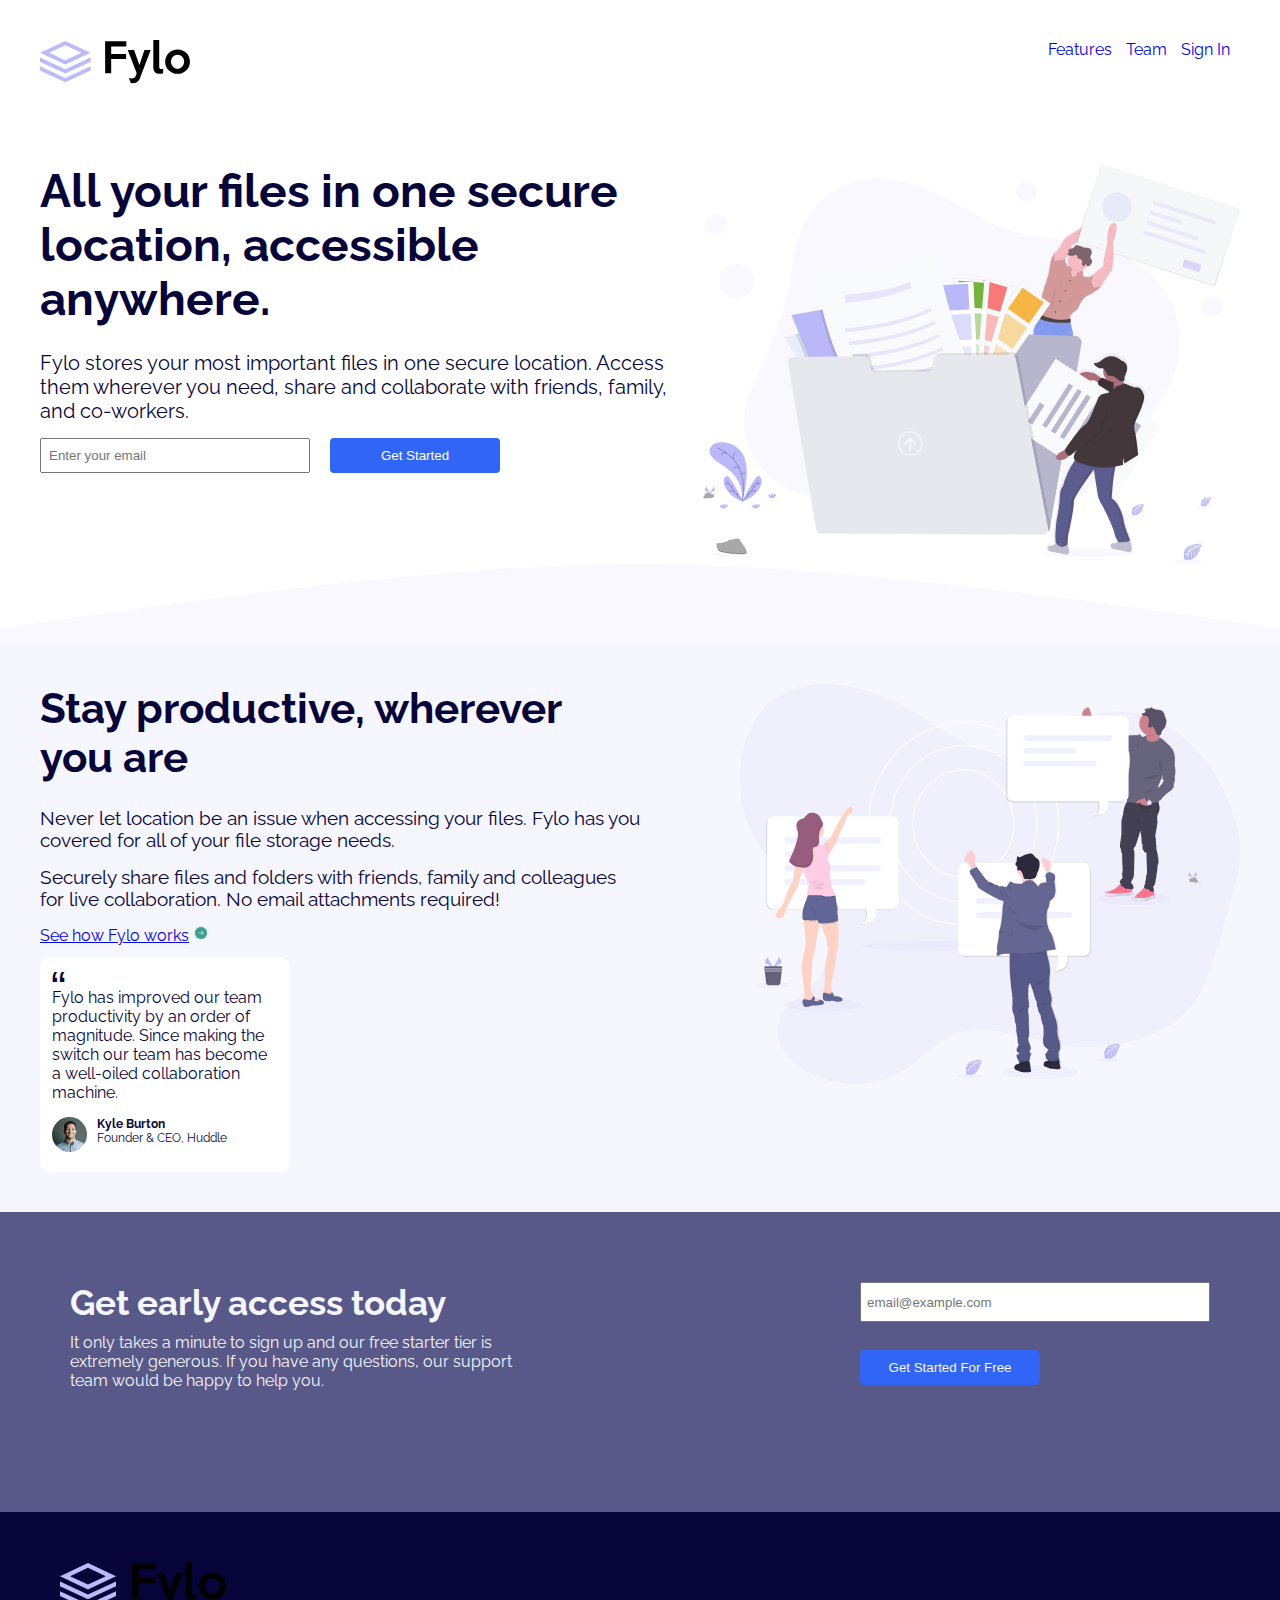
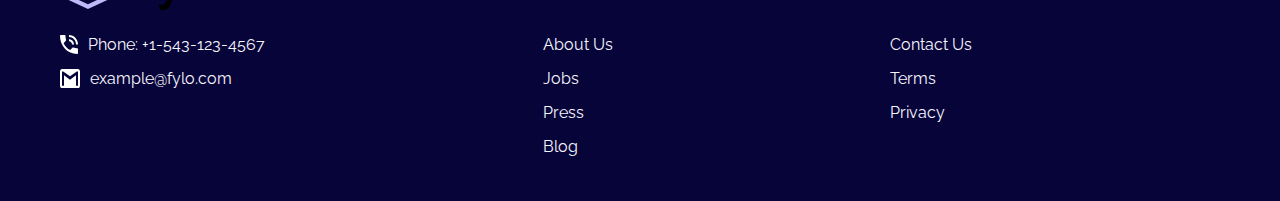
<file: index.html>
<!DOCTYPE html>
<html lang="en">
<head>
  <meta charset="UTF-8">
  <meta name="viewport" content="width=device-width, initial-scale=1.0">


  <link rel="preconnect" href="https://fonts.googleapis.com">
<link rel="preconnect" href="https://fonts.gstatic.com" crossorigin>
<link href="https://fonts.googleapis.com/css2?family=Raleway:wght@400;700&display=swap" rel="stylesheet">
  <link rel="stylesheet" href="style.css">
  <title> Fylo landing page</title>

</head>
<body>
  <div class="header">
    <img src="./images/logo.svg">
    <div class="links">
      <a href="#">Features</a>
      <a href="#">Team</a>
      <a href="signin.html">Sign In</a>
    </div>
  </div>

<div class="top">
  <div class="text1">
   <h2> All your files in one secure location, accessible anywhere.</h2>
   <p> Fylo stores your most important files in one secure location. Access them wherever you need, share and collaborate with friends, family, and co-workers.</p>
    <form action="#">
      <div>
     <input type="email" placeholder="Enter your email" id="email1">
     <p id="error-message1">Please check your email</p>
    </div>
     <button type="submit" id="button1">Get Started</button>
    </form>
  </div>
  <img src="./images/illustration-1.svg">
</div>

<div class="mid">
  <div class="text2">
    <h2>Stay productive, wherever you are</h2>
    <p> Never let location be an issue when accessing your files. Fylo has you covered for all of your file storage needs.</p>
    <p>Securely share files and folders with friends, family and colleagues for live collaboration. No email attachments required!</p>
    <a href="#">See how Fylo works</a>
    <img src="./images/icon-arrow.svg">
    <div class="container">
       <img src="./images/icon-quotes.svg">
       <p> Fylo has improved our team productivity by an order of magnitude. Since making the switch our team has become a well-oiled collaboration machine.</p>
       <div class="profile">
         <img src="./images/avatar-testimonial.jpg">
         <div class="profile-text">
           <h3>Kyle Burton</h3>
           <p> Founder & CEO, Huddle</p>
         </div>
       </div>
      </div>
  </div>
  <img src="./images/illustration-2.svg" id="middle-image">
</div>
  <div class="last">
    <div class="last-text">
       <h2> Get early access today</h2>
       <p>It only takes a minute to sign up and our free starter tier is extremely generous. If you have any questions, our support team would be happy to help you.</p>
    </div>
    <div class="form">
    <form action="#">
      <input type="email" placeholder="email@example.com" id="email2">
      <p id="error-message2">Please check your email</p>
    </form>
    <button type="submit" id="button2">Get Started For Free</button>
    </div>
  </div>

  <div class="footer">
    <img src="./images/logo.svg" id="footer-logo">
    <div class="f1">
      <div>
      <div class="contact">
        <img src="./images/icon-phone.svg">
        <p>Phone: +1-543-123-4567</p>
      </div>
        <div class="contact">
        <img src="./images/icon-email.svg">
        <p>example@fylo.com</p>
      </div>
    </div>
    
    <div class="others">
      <p>About Us</p>
      <p>Jobs</p>
      <p>Press</p>
      <p>Blog</p>
    </div>
    <div class="others">
      <p>Contact Us</p>
      <p>Terms</p>
      <p>Privacy</p>
    </div>
    <div>
      
    </div>
  </div>
  </div>

 <script charset="UTF-8" src="script.js"></script>

</body>
</html>
</file>
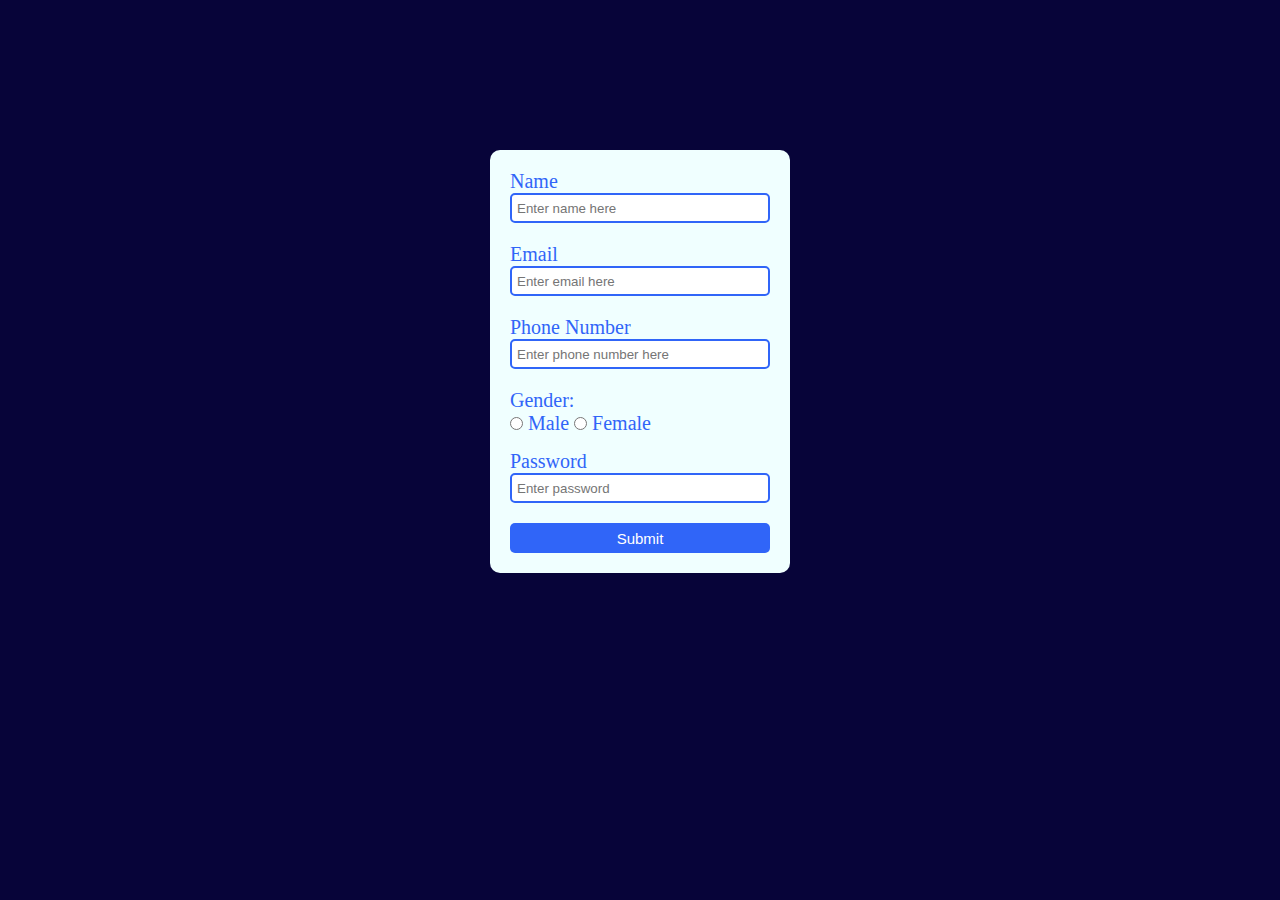
<file: signin.html>
<!DOCTYPE html>
<html lang="en">
<head>
    <meta charset="UTF-8">
    <meta http-equiv="X-UA-Compatible" content="IE=edge">
    <meta name="viewport" content="width=device-width, initial-scale=1.0">
    <link rel="stylesheet" href="signin.css">
    <title>Sign In</title>
</head>
<body>
    <div class="container">
        <form action="#" id="form" onsubmit="myFunction()">
           <p>Name</p>
           <div class="inputs">
           <input type="text" placeholder="Enter name here" id="name" required>
        </div>
           <p>Email</p>
           <div class="inputs">
           <input type="email" placeholder="Enter email here" id="email" required>
        </div>
           <p>Phone Number</p>
           <div class="inputs">
           <input type="number" placeholder="Enter phone number here" id="number" required>
        </div>
           <p>Gender:</p>
           <input type="radio" id="male" name="gender" value="male" id="male" required>
           <label for="male">Male</label>
           <input type="radio" id="female" name="gender" value="female" id="female" required>
           <label for="female">Female</label>
           <p>Password</p>
           <div class="inputs">
           <input type="password" id="password" placeholder="Enter password" id="password" required><br>
        </div>
           <button type="submit" id="button">Submit</button>
        </form>
        
    </div>
    <script charset="UTF-8" src="signin.js"></script>
</body>
</html>
</file>
<file: style.css>
* {
  padding: 0;
  margin: 0;
  box-sizing: border-box;
}
body {
  font-family: 'Raleway', sans-serif;
}

.header {
  display: flex;
  padding: 40px;
  justify-content: space-between;
  width: 100%;
}
.header img {
  width: 150px;
}
.links a {
  padding-right: 10px;
  text-decoration: none;
}
.top img {
  width: 600px;
  height: 400px;
}
.top {
  display: flex;
  padding: 40px;
  margin-bottom: 40px;
}
.top form {
  display: flex;
}
.top #error-message1 {
  color: red;
  font-size: 14px;
  visibility: hidden;
}
.text1 h2 {
  font-size: 46px;
  margin-bottom: 25px;
  font-weight: 700;
  color: hsl(243, 87%, 12%);
}
.text1 p {
  font-size: 20px;
  margin-bottom: 15px;
  font-weight: 400;
  color: hsl(243, 87%, 12%);
}
.top .errors input {
  border: 2px solid red;
}

.top input {
  height: 35px;
  width: 270px;
  padding: 7px;
}
.top button {
  width: 170px;
  height: 35px;
  margin-left: 20px;
  background-color: hsl(224, 93%, 58%);
  border: none;
  color: white;
  border-radius: 4px;
}
#middle-image {
  width: 600px;
  height: 400px;
  padding-left: 100px;
}
.mid {
  display: flex;
  padding: 40px;
  position: relative;
  background-repeat: no-repeat;
  background-color: hsl(240, 76%, 98%);
}
.mid::before {
  content: "";
  background: url(./images/bg-curve-desktop.svg);
  background-size: cover;
  position: absolute;
  top: -80px;
  left: 0;
  height: 80px;
  width: 100%;
}
.text2 h2 {
  font-size: 42px;
  margin-bottom: 25px;
  font-weight: 700;
  color: hsl(243, 87%, 12%);
}
.text2 p {
  font-size: 19px;
  margin-bottom: 15px;
  font-weight: 400;
  color: hsl(243, 87%, 12%);
}
.container {
  background-color: white;
  width: 250px;
  padding: 12px;
  border-radius: 10px;
  margin-top: 12px;
  color: hsl(243, 87%, 12%);
}
.container p {
  font-size: 16px;
  font-weight: 400;
}
.profile {
  display: flex;
  align-items: flex-start;
}
.profile img {
  height: 35px;
  border-radius: 50px;
}
.profile-text {
  font-size: 10px;
  margin-left: 10px;
}
.profile-text p {
  font-size: 12px;
}
.last {
  display: flex;
  background-color: hsl(238, 22%, 44%);
  height: 300px;
  padding: 70px;
  justify-content: space-between;
}

.form input {
  width: 350px;
  height: 40px;
  padding: 5px;
}
#error-message2 {
  color: hsl(240, 75%, 98%);
  margin-bottom: 12px;
  font-size: 14px;
  visibility: hidden;
}
.form button {
  height: 35px;
  width: 180px;
  color: hsl(240, 75%, 98%);
  background-color: hsl(224, 93%, 58%);
  border: none;
  border-radius: 5px;
}
.last h2 {
  color: hsl(240, 75%, 98%);
  font-size: 35px;
  margin-bottom: 10px;
  
}
.form {
  padding-left: 60px;
}
.last-text {
  width: 450px;
  color: hsl(240, 75%, 98%);
}
.footer {
  background-color: hsl(243, 87%, 12%);
  padding: 30px;
  color: hsl(240, 75%, 98%);
  padding-top: 50px;
  padding-left: 60px;
}
.f1 {
  display: flex;
  justify-content: space-between;
  flex-direction: row;
}
.contact {
  display: flex;
  margin-bottom: 15px;
}
.contact p {
  margin-left: 10px;
  font-weight: 400;
}
.others p {
  margin-bottom: 15px;
  font-weight: 400;
}
#footer-logo {
  margin-bottom: 20px;
}

button:hover {
  cursor: pointer;
}
.others p:hover {
  cursor: pointer;
  color: hsl(0, 0%, 75%);
}
.header a:hover {
  cursor: pointer;
  background-color: blue;
  color: white;
border-radius: 5px;
}



@media(max-width:480px) {
   body {
    justify-content: center;
    align-items: center;
    
   }
    .header {
        display: flex;
        padding: 30px;
        justify-content: space-between;
      }
    .header img {
        width: 80px;
      }
      .links a {
        padding-right: 5px;
        text-decoration: none;
      }
      .top {
        display: flex;
        flex-direction: column-reverse;
        padding: 40px;
        margin-bottom: 40px;
        justify-content: center;
        align-items: center;
        text-align: center;
      }
      .top img {
        width: 80%;
        height: 300px;
        margin-bottom: 20px;
        justify-content: center;
      }
      .text1 h2 {
        font-size: 22px;
        margin-bottom: 25px;
    
      }
      .text1 p {
        font-size: 18px;
        margin-bottom: 18px;
      }
      .top form {
        display: flex;
        flex-direction: column;
        align-items: center;
      }
      
.top input {
    height: 35px; 
  }
  .top button {
    width: 270px;
    margin-left: 0px;
    
  }
  .mid {
    flex-direction: column-reverse;
    text-align: center;
    justify-content: center;
    align-items: center;
  }
  #middle-image {
    width: 80%;
    height: 300px;
    padding-left: 0;
  }
  .mid::before {
    content: "";
    background: url(./images/bg-curve-mobile.svg);
    background-size: cover;
    position: absolute;
    top: -50px;
    left: 0;
    height: 80px;
    width: 100%;
  }
  .container{
    text-align: left;
    margin: auto;

  }
  .text2 h2 {
    font-size: 35px;
    margin-bottom: 25px;
  }
  .text2 p {
    font-size: 16px;
    margin-bottom: 15px;
  }
  .text2 a {
    margin-bottom: 20px;
  }
  
  .last {
    flex-direction: column;
    padding: 30px;
    text-align: center;
    height: 100%;
  }
  .last-text {
    width: 90%;
    margin-bottom: 15px;
    
  }
  
.form input {
    width: 80%;
  }
  .form{
    padding-left: 0;
  }
.form button{
    width: 80%;
}
.others {
  font-size: 12px;
  margin-bottom: 10px;
}
.contact p {
  font-size: 12px;
}
.footer {
  padding: 20px;
}
.f1 {
  flex-direction: column;
}
}
</file>
<file: signin.css>
* {
    padding: 0;
    margin: 0;
    box-sizing: border-box;
}
body {
    background-color: hsl(243, 87%, 12%);
    font-size: 20px;
}
.container { 
    width: 300px;
    margin: 0 auto;
    margin-top: 150px;
    padding: 20px;
    background-color: azure;
    border-radius: 10px;
    font-size: 20px;
}
input {
    margin-bottom: 20px;
}
button {
    width: 100%;
    height: 30px;
    border-radius: 5px;
    background-color: hsl(224, 93%, 58%);
    border: none;
    font-size: 15px;
    color: white;
}
 .inputs input{
    height: 30px;
    width: 100%;
    border-radius: 5px;
    padding: 5px;
    border: 2px hsl(224, 93%, 58%) solid;
 }
 p {
    color: hsl(224, 93%, 58%);
 }
 label {
    color: hsl(224, 93%, 58%);
 }
</file>
